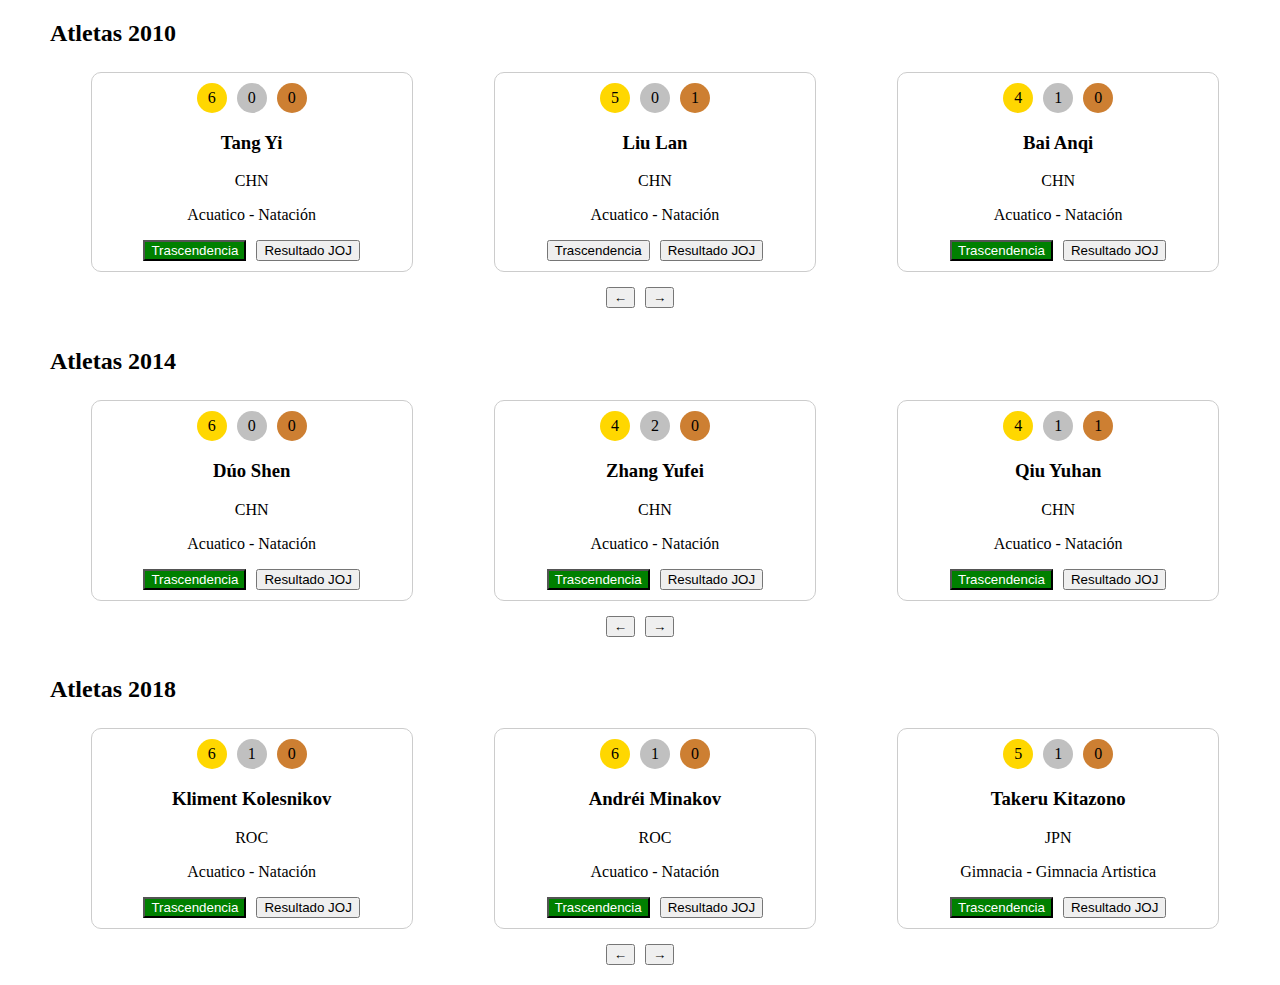
<file: atletas2.0.html>
<!DOCTYPE html>
<html>
<head>
  <title>Atletas Olímpicos</title>
  <link rel="stylesheet" href="css/atletas2.0.css">
</head>
<body>
  <div class="container">
    <div class="section">
      <h2>Atletas 2010</h2>
      <div class="athletes-container" id="atletas-2010">
        <!-- Atletas 2010 -->
      </div>
      <div class="buttons">
        <button class="prev-button" data-container="atletas-2010">&#8592;</button>
        <button class="next-button" data-container="atletas-2010">&#8594;</button>
      </div>
    </div>
    
    <div class="section">
      <h2>Atletas 2014</h2>
      <div class="athletes-container" id="atletas-2014">
        <!-- Atletas 2014 -->
      </div>
      <div class="buttons">
        <button class="prev-button" data-container="atletas-2014">&#8592;</button>
        <button class="next-button" data-container="atletas-2014">&#8594;</button>
      </div>
    </div>
    
    <div class="section">
      <h2>Atletas 2018</h2>
      <div class="athletes-container" id="atletas-2018">
        <!-- Atletas 2018 -->
      </div>
      <div class="buttons">
        <button class="prev-button" data-container="atletas-2018">&#8592;</button>
        <button class="next-button" data-container="atletas-2018">&#8594;</button>
      </div>
    </div>
  </div>
  
  <script src="Js/atletas2.0.js"></script>
</body>
</html>
</file>
<file: css/atletas2.0.css>
body {
  margin: 0;
  padding: 0;
}

.container {
  display: flex;
  flex-direction: column;
  align-items: center;
  margin: 0 50px;
}

.section {
  width: 100%;
  margin-bottom: 20px;
}

.athletes-container {
  display: flex;
  overflow-x: hidden;
}

.athlete-container {
  flex: 0 0 33.33%;
  padding: 5px;
  display: flex;
  justify-content: center;
}

.athlete {
  border: 1px solid #ccc;
  padding: 10px;
  text-align: center;
  width: 100%;
  max-width: 300px;
  border-radius: 10px;
  justify-content: center;
}

.medals {
  display: flex;
  justify-content: center;
  margin-bottom: 10px;
}

.medal {
  width: 30px;
  height: 30px;
  line-height: 30px;
  border-radius: 50%;
  background-color: #f2f2f2;
  margin: 0 5px;
}

.medal.gold {
  background-color: gold;
}

.medal.silver {
  background-color: silver;
}

.medal.bronze {
  background-color: #cd7f32;
}

.buttons {
  display: flex;
  justify-content: center;
  margin-top: 10px;
}

.buttons button {
  margin: 0 5px;
}

.trascendencia-button.green {
  background-color: green;
  color: white;
}

.trascendencia-resultados {
  display: none;
  margin-top: 10px;
}

.trascendencia-resultados.show {
  display: block;
}

.resultado-joj {
  display: none;
  margin-top: 10px;
}

.resultado-joj.show {
  display: block;
}
</file>
